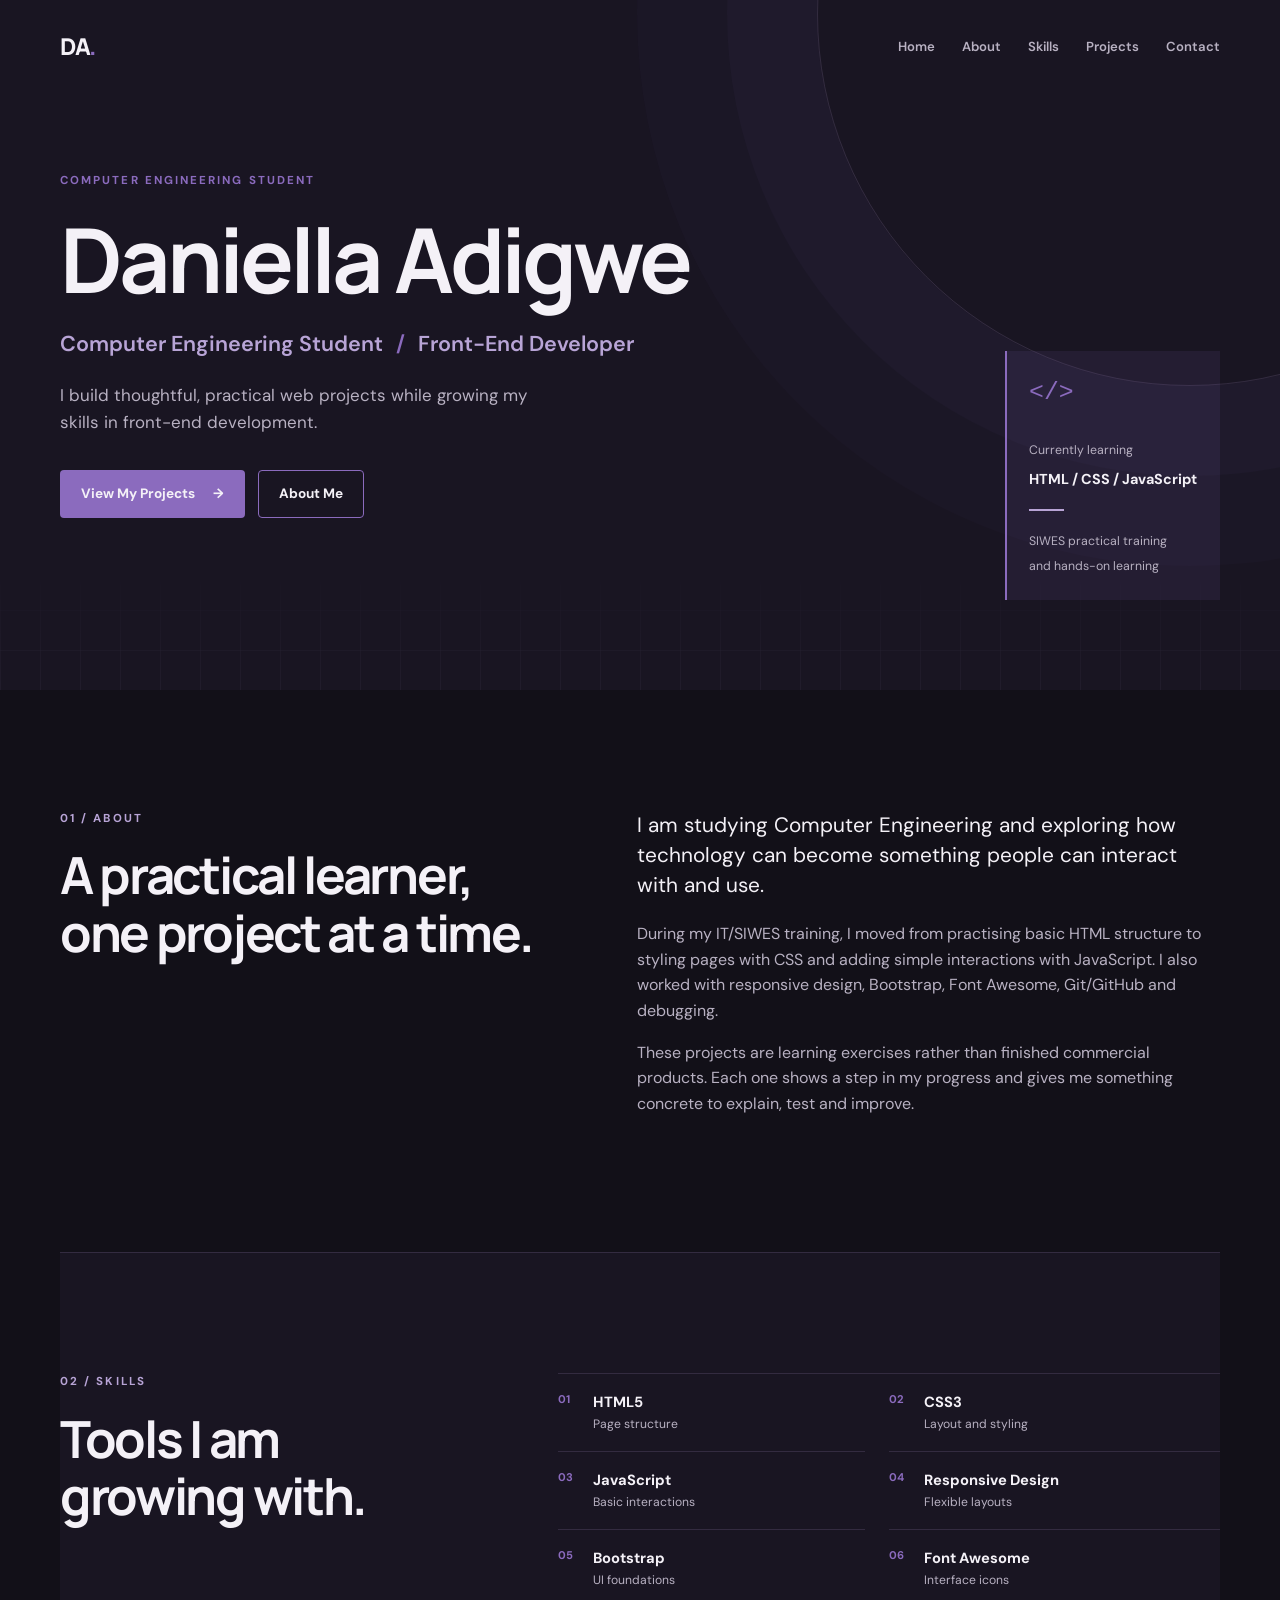
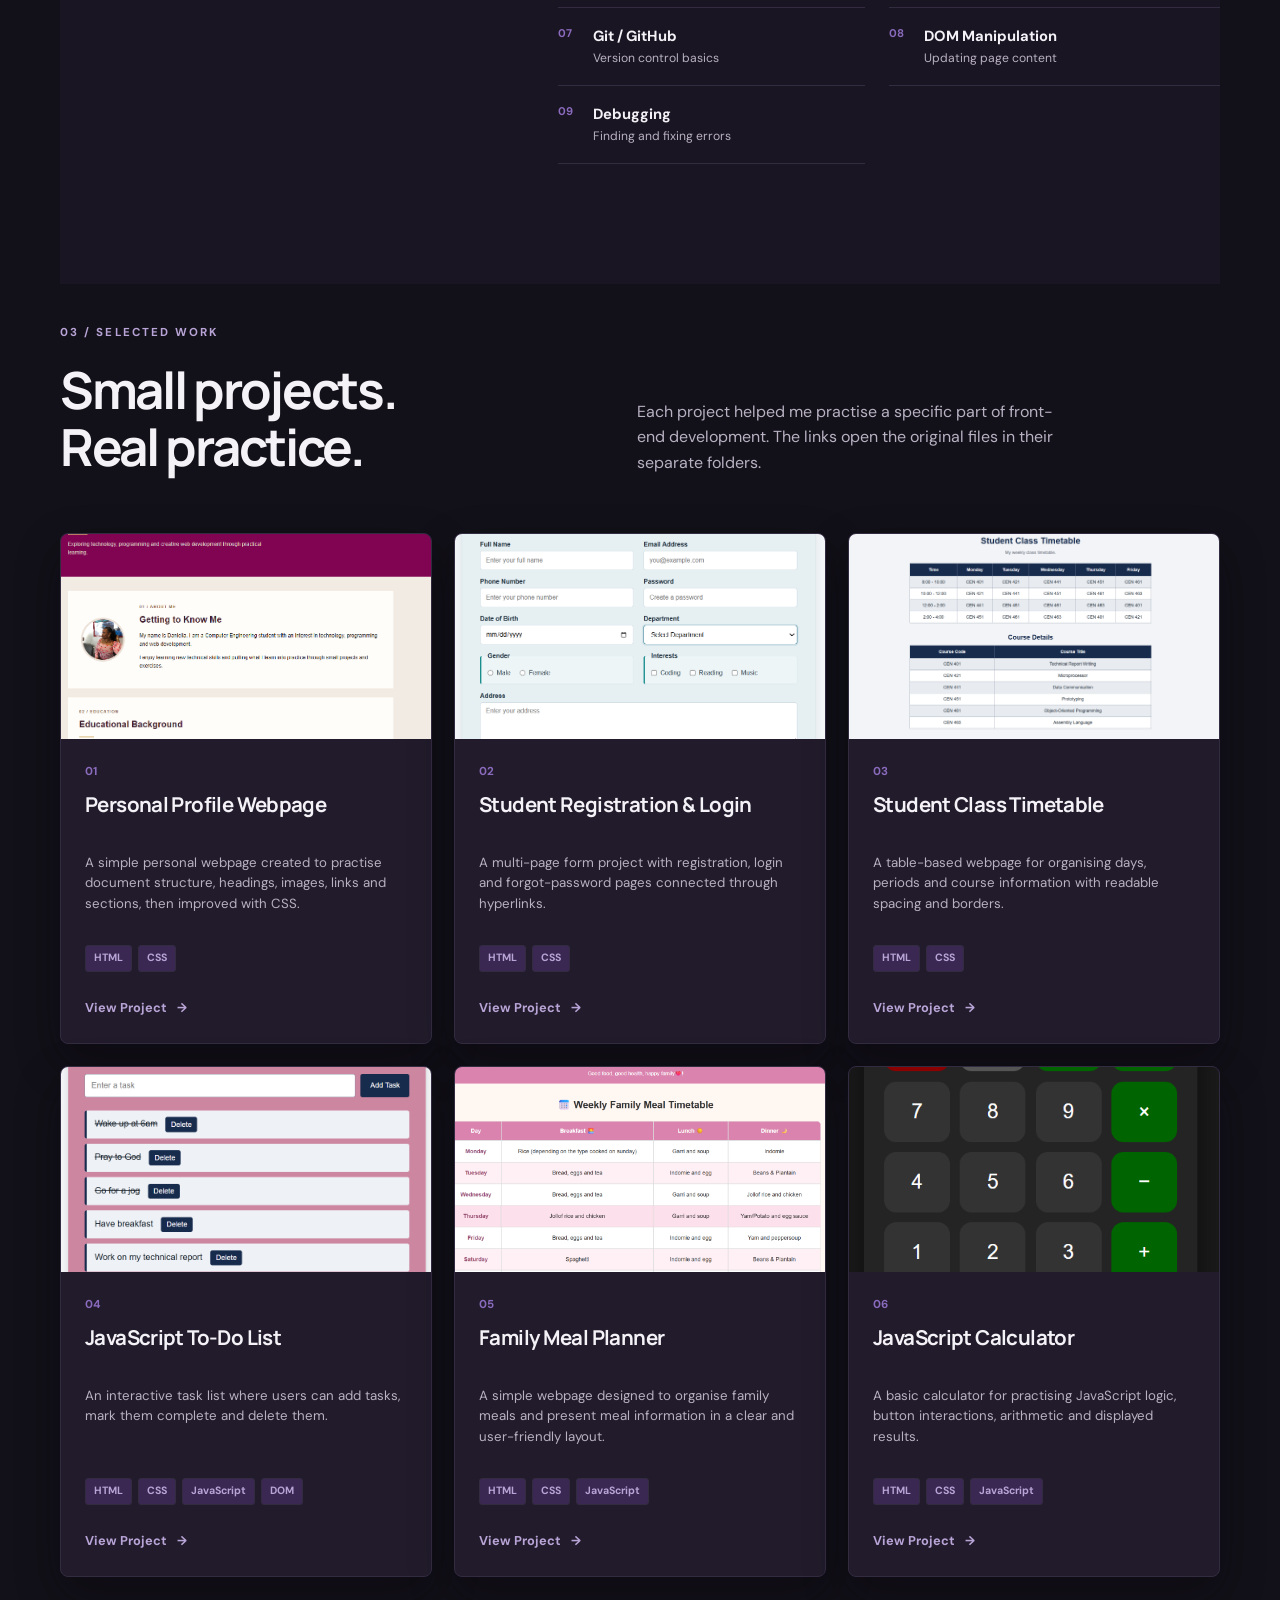
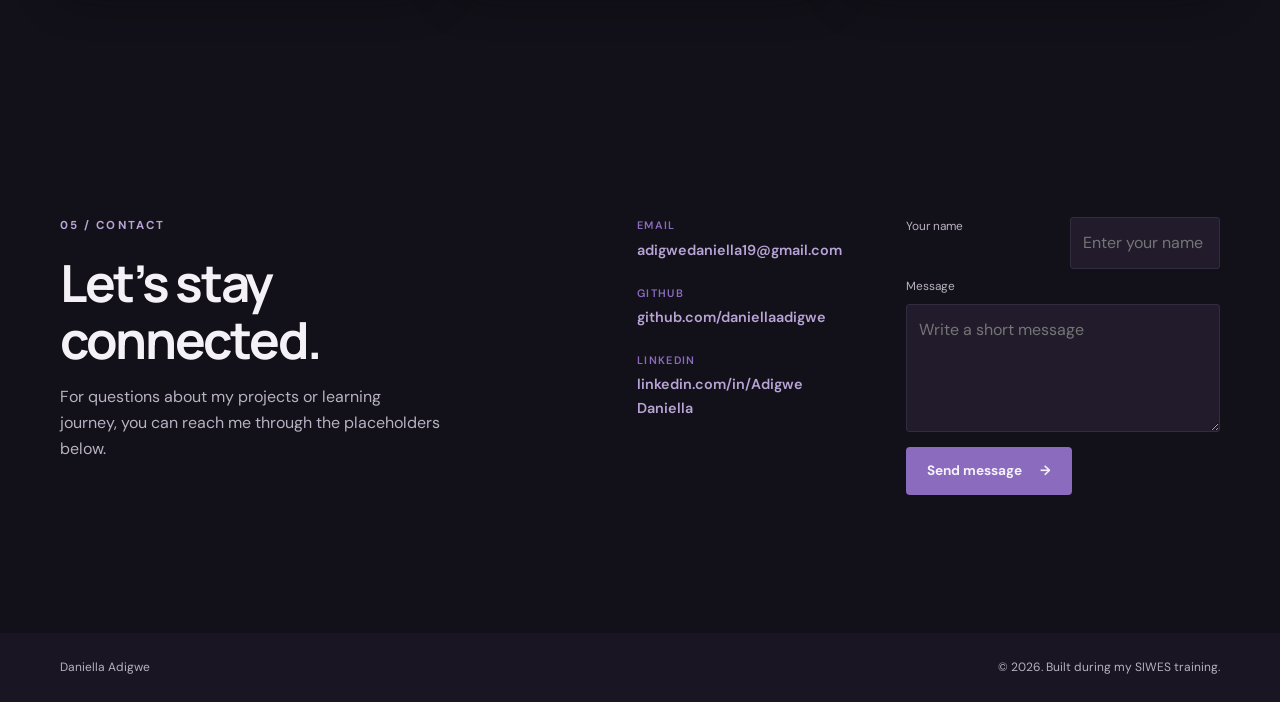
<file: index.html>
<!DOCTYPE html>
<html lang="en">

<head>
    <meta charset="UTF-8">
    <meta name="viewport" content="width=device-width, initial-scale=1.0">
    <meta name="description" content="Portfolio of Daniella Adigwe, a Computer Engineering student and beginner front-end developer.">
    <title>Daniella Adigwe | Computer Engineering Student</title>
    <link rel="preconnect" href="https://fonts.googleapis.com">
    <link rel="preconnect" href="https://fonts.gstatic.com" crossorigin>
    <link href="https://fonts.googleapis.com/css2?family=DM+Sans:wght@400;500;600;700&family=Manrope:wght@600;700;800&display=swap" rel="stylesheet">
    <link rel="stylesheet" href="style.css">
    <script src="script.js" defer></script>
</head>

<body>
    <header class="site-header">
        <nav class="nav-shell" aria-label="Main navigation">
            <a class="brand" href="#home" aria-label="Daniella Adigwe home">DA<span>.</span></a>
            <button class="menu-toggle" type="button" aria-expanded="false" aria-controls="site-menu">
                <span></span><span></span><span></span>
                <span class="sr-only">Open navigation</span>
            </button>
            <div class="site-menu" id="site-menu">
                <a href="#home">Home</a>
                <a href="#about">About</a>
                <a href="#skills">Skills</a>
                <a href="#projects">Projects</a>
                <a href="#contact">Contact</a>
            </div>
        </nav>
    </header>

    <main>
        <section class="hero" id="home">
            <div class="hero-copy reveal">
                <p class="eyebrow">COMPUTER ENGINEERING STUDENT</p>
                <h1>Daniella Adigwe</h1>
                <p class="hero-role">Computer Engineering Student <span>/</span> Front-End Developer</p>
                <p class="hero-intro">I build thoughtful, practical web projects while growing my skills in front-end development.</p>
                <div class="hero-actions">
                    <a class="button button-primary" href="#projects">View My Projects <span>&rarr;</span></a>
                    <a class="button button-secondary" href="#about">About Me</a>
                </div>
            </div>
            <div class="hero-note reveal reveal-delay">
                <div class="hero-mark">&lt;/&gt;</div>
                <p>Currently learning</p>
                <strong>HTML / CSS / JavaScript</strong>
                <span class="note-line"></span>
                <small>SIWES practical training<br>and hands-on learning</small>
            </div>
            <div class="hero-grid" aria-hidden="true"></div>
        </section>

        <section class="section about-section" id="about">
            <div class="section-heading">
                <p class="eyebrow">01 / ABOUT</p>
                <h2>A practical learner,<br>one project at a time.</h2>
            </div>
            <div class="about-content">
                <p class="lead">I am studying Computer Engineering and exploring how technology can become something people can interact with and use.</p>
                <p>During my IT/SIWES training, I moved from practising basic HTML structure to styling pages with CSS and adding simple interactions with JavaScript. I also worked with responsive design, Bootstrap, Font Awesome, Git/GitHub and debugging.</p>
                <p>These projects are learning exercises rather than finished commercial products. Each one shows a step in my progress and gives me something concrete to explain, test and improve.</p>
            </div>
        </section>

        <section class="section skills-section" id="skills">
            <div class="section-heading compact-heading">
                <p class="eyebrow">02 / SKILLS</p>
                <h2>Tools I am<br>growing with.</h2>
            </div>
            <div class="skills-list">
                <div class="skill-item"><span>01</span><strong>HTML5</strong><small>Page structure</small></div>
                <div class="skill-item"><span>02</span><strong>CSS3</strong><small>Layout and styling</small></div>
                <div class="skill-item"><span>03</span><strong>JavaScript</strong><small>Basic interactions</small></div>
                <div class="skill-item"><span>04</span><strong>Responsive Design</strong><small>Flexible layouts</small></div>
                <div class="skill-item"><span>05</span><strong>Bootstrap</strong><small>UI foundations</small></div>
                <div class="skill-item"><span>06</span><strong>Font Awesome</strong><small>Interface icons</small></div>
                <div class="skill-item"><span>07</span><strong>Git / GitHub</strong><small>Version control basics</small></div>
                <div class="skill-item"><span>08</span><strong>DOM Manipulation</strong><small>Updating page content</small></div>
                <div class="skill-item"><span>09</span><strong>Debugging</strong><small>Finding and fixing errors</small></div>
            </div>
        </section>

        <section class="section projects-section" id="projects">
            <div class="projects-intro">
                <div class="section-heading">
                    <p class="eyebrow">03 / SELECTED WORK</p>
                    <h2>Small projects.<br>Real practice.</h2>
                </div>
                <p>Each project helped me practise a specific part of front-end development. The links open the original files in their separate folders.</p>
            </div>
            <div class="project-grid">
                <article class="project-card">
                    <div class="project-image"><img src="./images/personalprofile.png" alt="Personal Profile Webpage screenshot" loading="lazy"></div>
                    <div class="project-body"><p class="project-number">01</p><h3>Personal Profile Webpage</h3><p>A simple personal webpage created to practise document structure, headings, images, links and sections, then improved with CSS.</p><div class="tech-list"><span>HTML</span><span>CSS</span></div><a class="text-link" href="../personal-profile/index.html">View Project <span>&rarr;</span></a></div>
                </article>
                <article class="project-card">
                    <div class="project-image"><img src="./images/registrationform.png" alt="Student Registration and Login Form screenshot" loading="lazy"></div>
                    <div class="project-body"><p class="project-number">02</p><h3>Student Registration &amp; Login</h3><p>A multi-page form project with registration, login and forgot-password pages connected through hyperlinks.</p><div class="tech-list"><span>HTML</span><span>CSS</span></div><a class="text-link" href="../student%20reg%20form/index.html">View Project <span>&rarr;</span></a></div>
                </article>
                <article class="project-card">
                    <div class="project-image"><img src="./images/timetable.png" alt="Student Class Timetable screenshot" loading="lazy"></div>
                    <div class="project-body"><p class="project-number">03</p><h3>Student Class Timetable</h3><p>A table-based webpage for organising days, periods and course information with readable spacing and borders.</p><div class="tech-list"><span>HTML</span><span>CSS</span></div><a class="text-link" href="../student%20website/timetable.html">View Project <span>&rarr;</span></a></div>
                </article>
                <article class="project-card">
                    <div class="project-image"><img src="./images/todolist.png" alt="JavaScript To-Do List screenshot" loading="lazy"></div>
                    <div class="project-body"><p class="project-number">04</p><h3>JavaScript To-Do List</h3><p>An interactive task list where users can add tasks, mark them complete and delete them.</p><div class="tech-list"><span>HTML</span><span>CSS</span><span>JavaScript</span><span>DOM</span></div><a class="text-link" href="../to-do-list/index.html">View Project <span>&rarr;</span></a></div>
                </article>
                <article class="project-card project-card-muted">
                    <div class="project-image"><img src="./images/familymealplanner.png" alt="Family Meal Planner screenshot" loading="lazy"></div>
                    <div class="project-body"><p class="project-number">05</p><h3>Family Meal Planner</h3><p>A simple webpage designed to organise family meals and present meal information in a clear and user-friendly layout.</p><div class="tech-list"><span>HTML</span><span>CSS</span><span>JavaScript</span></div><a class="text-link" href="../family%20meal%20planner/index.html">View Project <span>&rarr;</span></a></div>
                </article>
                <article class="project-card">
                    <div class="project-image"><img src="./images/calculator.png" alt="JavaScript Calculator screenshot" loading="lazy"></div>
                    <div class="project-body"><p class="project-number">06</p><h3>JavaScript Calculator</h3><p>A basic calculator for practising JavaScript logic, button interactions, arithmetic and displayed results.</p><div class="tech-list"><span>HTML</span><span>CSS</span><span>JavaScript</span></div><a class="text-link" href="../calculator/index.html">View Project <span>&rarr;</span></a></div>
                </article>
            </div>
        </section>
        <section class="section contact-section" id="contact">
            <div class="section-heading"><p class="eyebrow">05 / CONTACT</p><h2>Let’s stay<br>connected.</h2><p>For questions about my projects or learning journey, you can reach me through the placeholders below.</p></div>
            <div class="contact-content">
                <div class="contact-links"><a href="mailto:your-email@example.com"><span>Email</span>adigwedaniella19@gmail.com</a><a href="#contact"><span>GitHub</span>github.com/daniellaadigwe</a><a href="#contact"><span>LinkedIn</span>linkedin.com/in/Adigwe Daniella</a></div>
                <form class="contact-form" id="contact-form"><label for="visitor-name">Your name</label><input type="text" id="visitor-name" name="visitor-name" placeholder="Enter your name" required><label for="visitor-message">Message</label><textarea id="visitor-message" name="visitor-message" rows="4" placeholder="Write a short message" required></textarea><button class="button button-primary" type="submit">Send message <span>&rarr;</span></button><p class="form-message" id="form-message" role="status"></p></form>
            </div>
        </section>
    </main>

    <footer class="site-footer"><p>Daniella Adigwe</p><p>&copy; 2026. Built during my SIWES training.</p></footer>
</body>

</html>
</file>
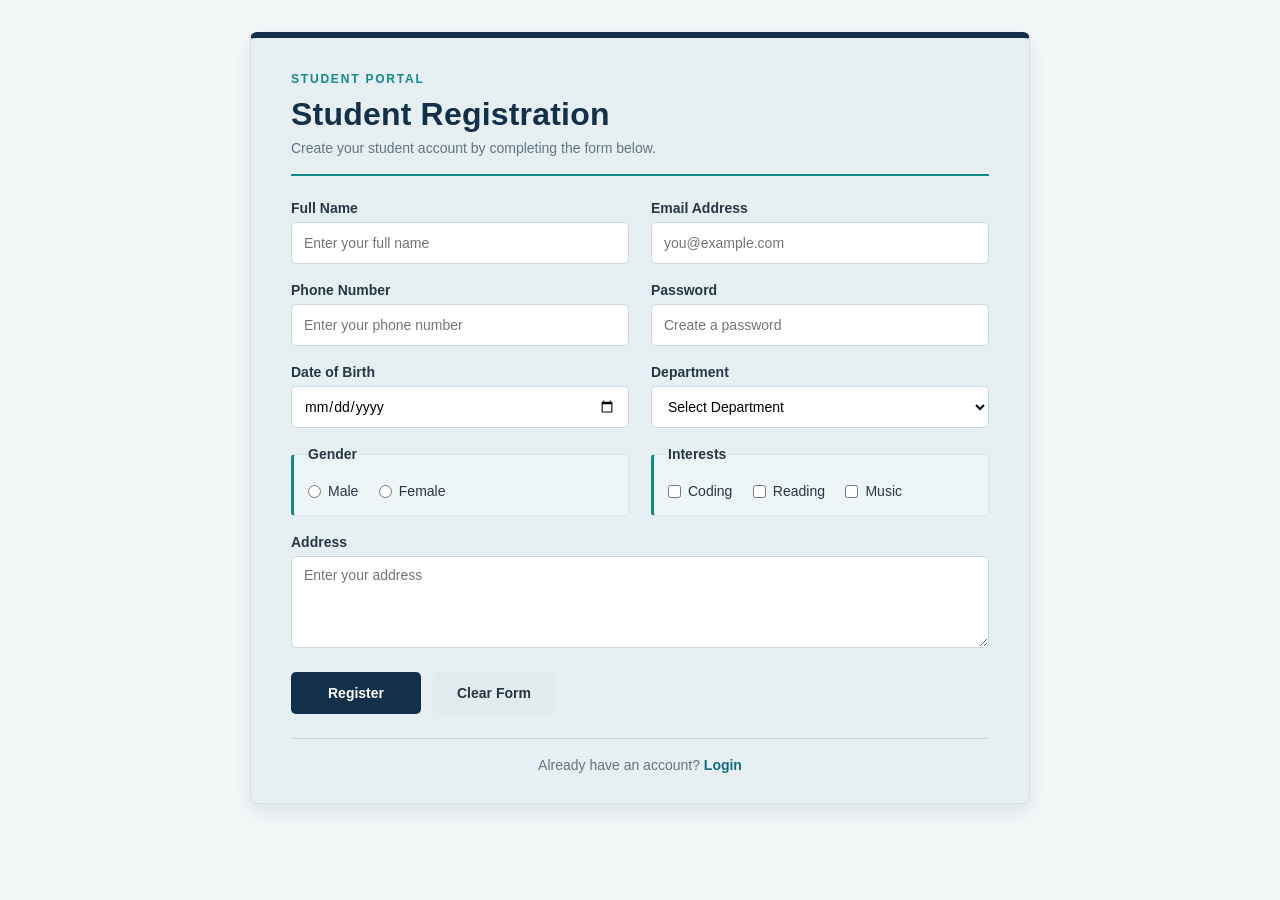
<file: projects/index.html>
<!DOCTYPE html>
<html lang="en">

<head>
    <meta charset="UTF-8">
    <meta name="viewport" content="width=device-width, initial-scale=1.0">
    <title>Student Registration Form</title>
    <link rel="stylesheet" href="style.css">
</head>

<body>
    <main class="page-container">
        <form class="registration-form" action="">
            <div class="form-header">
                <p class="eyebrow">STUDENT PORTAL</p>
                <h1>Student Registration</h1>
                <p class="subtitle">Create your student account by completing the form below.</p>
            </div>

            <div class="form-grid">
                <div class="form-group">
                    <label for="fullname">Full Name</label>
                    <input type="text" id="fullname" name="fullname" placeholder="Enter your full name">
                </div>

                <div class="form-group">
                    <label for="email">Email Address</label>
                    <input type="email" id="email" name="email" placeholder="you@example.com">
                </div>

                <div class="form-group">
                    <label for="phone">Phone Number</label>
                    <input type="tel" id="phone" name="phone" placeholder="Enter your phone number">
                </div>

                <div class="form-group">
                    <label for="password">Password</label>
                    <input type="password" id="password" name="password" placeholder="Create a password">
                </div>

                <div class="form-group">
                    <label for="dob">Date of Birth</label>
                    <input type="date" id="dob" name="dob">
                </div>

                <div class="form-group">
                    <label for="department">Department</label>
                    <select id="department" name="department">
                        <option value="">Select Department</option>
                        <option value="computer-engineering">Computer Engineering</option>
                        <option value="electrical-engineering">Electrical Engineering</option>
                        <option value="mechanical-engineering">Mechanical Engineering</option>
                        <option value="civil-engineering">Civil Engineering</option>
                    </select>
                </div>

                <fieldset class="choice-group">
                    <legend>Gender</legend>
                    <label class="choice-label" for="male">
                        <input type="radio" id="male" name="gender" value="Male">
                        Male
                    </label>
                    <label class="choice-label" for="female">
                        <input type="radio" id="female" name="gender" value="Female">
                        Female
                    </label>
                </fieldset>

                <fieldset class="choice-group">
                    <legend>Interests</legend>
                    <label class="choice-label" for="coding">
                        <input type="checkbox" id="coding" name="interests" value="Coding">
                        Coding
                    </label>
                    <label class="choice-label" for="reading">
                        <input type="checkbox" id="reading" name="interests" value="Reading">
                        Reading
                    </label>
                    <label class="choice-label" for="music">
                        <input type="checkbox" id="music" name="interests" value="Music">
                        Music
                    </label>
                </fieldset>

                <div class="form-group full-width">
                    <label for="address">Address</label>
                    <textarea id="address" name="address" rows="4" placeholder="Enter your address"></textarea>
                </div>
            </div>

            <div class="form-actions">
                <input class="register-button" type="submit" value="Register">
                <input class="clear-button" type="reset" value="Clear Form">
            </div>

            <p class="login-prompt">Already have an account? <a href="login.html">Login</a></p>
        </form>
    </main>
</body>

</html>
</file>
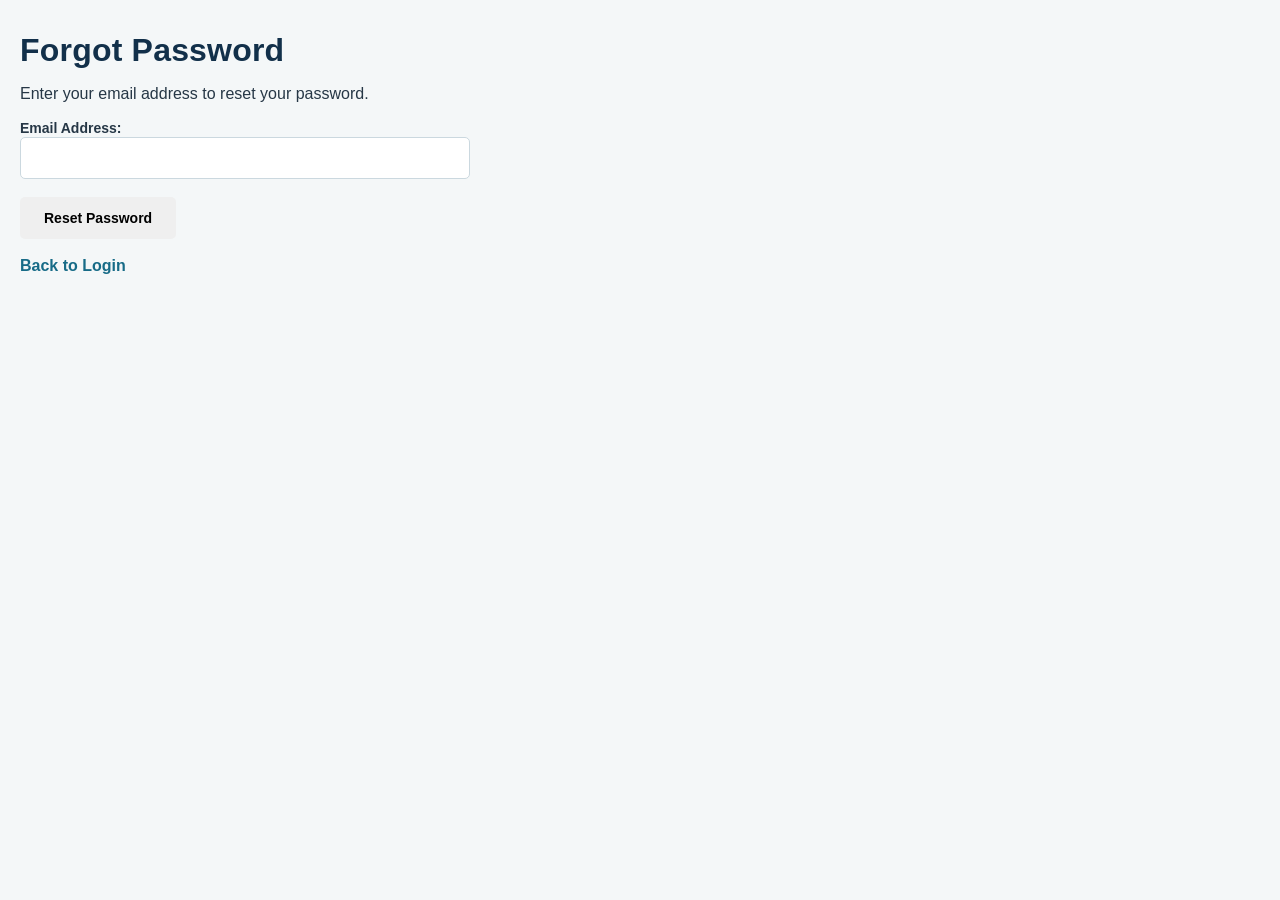
<file: projects/forgot-password.html>
<!DOCTYPE html>
<html lang="en">
<head>
    <meta charset="UTF-8">
    <meta name="viewport" content="width=device-width, initial-scale=1.0">
    <title>Forgot password</title>
    <link rel="stylesheet" href="style.css">
</head>
<body>
    <h1>Forgot Password</h1>

    <p>Enter your email address to reset your password.</p>

    <form action="" class="forgot-form">

        <label for="email">Email Address:</label>
        <input type="email" id="email" name="email">

        <br><br>

        <input type="submit" value="Reset Password">

    </form>

    <br>

    <a href="./login.html">Back to Login</a>

</body>
</html>
</file>
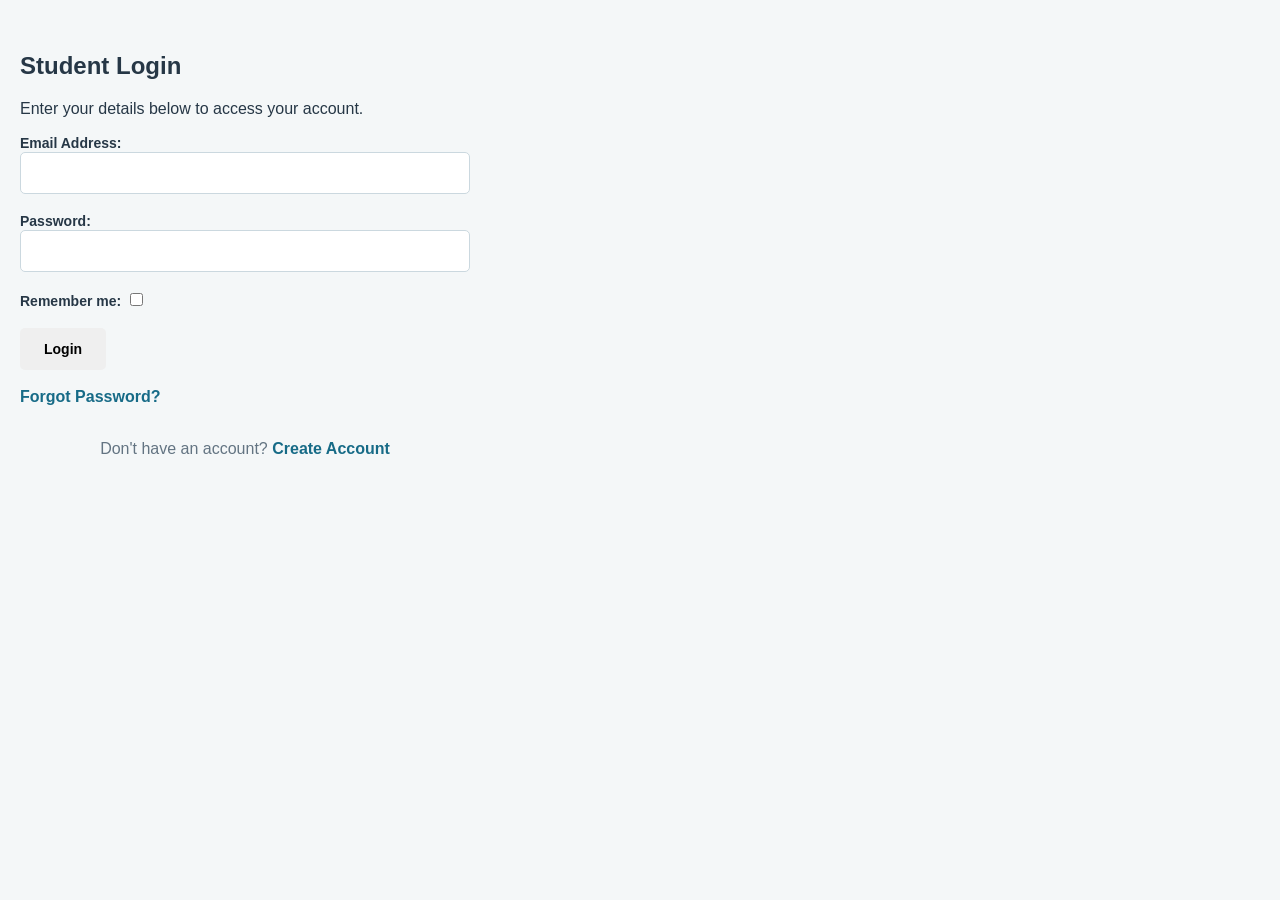
<file: projects/login.html>
<!DOCTYPE html>
<html lang="en">
<head>
    <meta charset="UTF-8">
    <meta name="viewport" content="width=device-width, initial-scale=1.0">
    <title>Log in Form</title>
    <link rel="stylesheet" href="style.css">
</head>
<body>
    <h2>Student Login</h2>

<p>Enter your details below to access your account.</p>

<form action="" class="login-form">

    <label for="login-email">Email Address:</label>
    <input type="email" id="login-email" name="login-email">
 <br><br>
 <label for="login-password">Password:</label>
    <input type="password" id="login-password" name="login-password">
 <br><br>
     <label for="remember">Remember me:</label>
    <input type="checkbox" id="remember" name="remember">
     <br><br>
 <input type="submit" value="Login">
 <br><br>
 <a href="./forgot-password.html">Forgot Password?</a>
<br><br>
 <p>
    Don't have an account?
            <a href="./index.html">Create Account</a>
        </p>
</body>
</html>
</file>
<file: style.css>
:root {
    --ink: #F4F1F7;
    --muted: #B8B1C2;
    --paper: #121018;
    --surface: #191522;
    --card: #211B2B;
    --purple: #3A2852;
    --accent: #8B6BBE;
    --lavender: #B8A4D6;
    --line: #332B40;
    --shadow: 0 18px 45px rgba(5, 3, 10, 0.3);
}


* { box-sizing: border-box; }
html { scroll-behavior: smooth; }
body { margin: 0; color: var(--ink); background: var(--paper); font-family: "DM Sans", sans-serif; line-height: 1.6; }
a { color: inherit; text-decoration: none; }
button, input, textarea { font: inherit; }
.sr-only { position: absolute; width: 1px; height: 1px; padding: 0; margin: -1px; overflow: hidden; clip: rect(0, 0, 0, 0); white-space: nowrap; border: 0; }

.site-header { position: absolute; z-index: 5; width: 100%; top: 0; }
.nav-shell { width: min(1160px, calc(100% - 64px)); margin: 0 auto; display: flex; align-items: center; justify-content: space-between; padding: 28px 0; }
.brand { color: var(--ink); font-family: Manrope, sans-serif; font-size: 1.45rem; font-weight: 800; letter-spacing: -.06em; }
.brand span { color: var(--accent); }
.site-menu { display: flex; gap: 27px; align-items: center; }
.site-menu a { color: var(--muted); font-size: .82rem; font-weight: 600; transition: color .2s ease; }
.site-menu a:hover, .site-menu a:focus { color: var(--lavender); }
.menu-toggle { display: none; border: 0; background: transparent; padding: 5px; }
.menu-toggle span:not(.sr-only) { display: block; width: 25px; height: 2px; margin: 5px; background: var(--ink); }

.hero { position: relative; min-height: 690px; overflow: hidden; display: flex; align-items: center; padding: 130px max(32px, calc((100% - 1160px) / 2)); color: var(--ink); background: var(--surface); }
.hero::before { position: absolute; content: ""; width: 58vw; height: 58vw; right: -22vw; top: -28vw; border: 1px solid rgba(184,164,214,.16); border-radius: 50%; box-shadow: 0 0 0 90px rgba(139,107,190,.035), 0 0 0 180px rgba(139,107,190,.025); }
.hero-copy { position: relative; z-index: 1; width: min(720px, 100%); }
.eyebrow { margin: 0 0 18px; color: var(--lavender); font-size: .72rem; font-weight: 700; letter-spacing: .18em; }
.hero .eyebrow { color: var(--accent); }
h1, h2, h3 { margin: 0; font-family: Manrope, sans-serif; line-height: 1.12; letter-spacing: -.045em; }
h1 { max-width: 760px; font-size: clamp(3.2rem, 7vw, 6.5rem); }
h1 em { color: var(--lavender); font-style: normal; }
.hero-role { margin: 18px 0 0; color: var(--lavender); font-size: clamp(1rem, 2vw, 1.35rem); font-weight: 600; }
.hero-role span { margin: 0 8px; color: var(--accent); }
.hero-intro { max-width: 510px; margin: 20px 0 34px; color: var(--muted); font-size: 1.06rem; }
.hero-actions { display: flex; flex-wrap: wrap; gap: 13px; }
.button { display: inline-flex; align-items: center; justify-content: center; gap: 18px; min-height: 48px; padding: 12px 20px; border: 1px solid transparent; border-radius: 4px; cursor: pointer; font-size: .85rem; font-weight: 700; transition: transform .2s ease, background .2s ease, border-color .2s ease; }
.button:hover { transform: translateY(-2px); }
.button-primary { background: var(--accent); color: var(--ink); }
.button-primary:hover { background: var(--lavender); }
.button-secondary { border-color: var(--accent); color: var(--ink); }
.button-secondary:hover { border-color: var(--lavender); color: var(--lavender); }
.hero-note { position: absolute; z-index: 1; right: max(32px, calc((100% - 1160px) / 2)); bottom: 90px; width: 215px; padding: 22px; border-left: 2px solid var(--accent); background: rgba(139,107,190,.1); }
.hero-mark { margin-bottom: 28px; color: var(--accent); font-family: monospace; font-size: 1.55rem; }
.hero-note p, .hero-note small { margin: 0; color: var(--muted); font-size: .77rem; }
.hero-note strong { display: block; margin: 7px 0 18px; font-size: .9rem; }
.note-line { display: block; width: 35px; height: 2px; margin-bottom: 16px; background: var(--lavender); }
.hero-grid { position: absolute; inset: auto 0 0; height: 120px; opacity: .13; background-image: linear-gradient(rgba(184,164,214,.4) 1px, transparent 1px), linear-gradient(90deg, rgba(184,164,214,.4) 1px, transparent 1px); background-size: 40px 40px; mask-image: linear-gradient(transparent, #000); }

.section { width: min(1160px, calc(100% - 64px)); margin: 0 auto; padding: 120px 0; }
.about-section, .projects-intro, .contact-section { display: grid; grid-template-columns: .9fr 1.1fr; gap: 100px; }
.section-heading h2 { font-size: clamp(2.3rem, 4vw, 4rem); }
.about-content { max-width: 600px; }
.about-content p { color: var(--muted); }
.about-content .lead { margin-top: 0; color: var(--ink); font-size: 1.3rem; line-height: 1.45; }

.skills-section { display: grid; grid-template-columns: .75fr 1.25fr; gap: 100px; border-top: 1px solid var(--line); background: var(--surface); }
.skills-list { display: grid; grid-template-columns: 1fr 1fr; border-top: 1px solid var(--line); }
.skill-item { display: grid; grid-template-columns: 35px 1fr; padding: 17px 0; border-bottom: 1px solid var(--line); }
.skill-item:nth-child(odd) { margin-right: 24px; }
.skill-item span { color: var(--accent); font-size: .7rem; font-weight: 700; }
.skill-item strong { font-size: .92rem; }
.skill-item small { grid-column: 2; color: var(--muted); font-size: .76rem; }

.projects-section { padding-top: 40px; }
.projects-intro { align-items: end; margin-bottom: 58px; }
.projects-intro > p { max-width: 430px; margin: 0; color: var(--muted); }
.project-grid { display: grid; grid-template-columns: repeat(3, 1fr); gap: 22px; }
.project-card { overflow: hidden; border: 1px solid var(--line); border-radius: 8px; background: var(--card); box-shadow: var(--shadow); transition: transform .25s ease, border-color .25s ease, box-shadow .25s ease; }
.project-card:hover { transform: translateY(-5px); border-color: var(--accent); box-shadow: 0 22px 55px rgba(5,3,10,.4); }
.project-card-muted { opacity: 1; }
.project-image { position: relative; height: 205px; overflow: hidden; display: grid; place-items: center; background: var(--purple); }
.project-image img { position: absolute; z-index: 1; width: 100%; height: 100%; object-fit: cover; font-size: .7rem; opacity: 1; }
.project-image span { position: relative; color: var(--lavender); font-size: .67rem; font-weight: 700; letter-spacing: .12em; }
.project-body { padding: 24px; }
.project-number { margin: 0 0 11px; color: var(--accent); font-size: .72rem; font-weight: 700; }
.project-body h3 { min-height: 45px; font-size: 1.28rem; letter-spacing: -.03em; }
.project-body > p:not(.project-number) { min-height: 77px; margin: 15px 0; color: var(--muted); font-size: .83rem; line-height: 1.55; }
.tech-list { display: flex; flex-wrap: wrap; gap: 6px; margin-bottom: 22px; }
.tech-list span { padding: 4px 8px; border: 1px solid var(--line); border-radius: 3px; color: var(--lavender); background: var(--purple); font-size: .66rem; font-weight: 700; }
.text-link { color: var(--lavender); font-size: .8rem; font-weight: 700; }
.text-link span { margin-left: 7px; transition: margin .2s ease; }
.text-link:hover span { margin-left: 12px; }
.text-link-disabled { color: var(--muted); cursor: not-allowed; font-size: .72rem; }

.contact-section { padding-bottom: 130px; }
.contact-section .section-heading > p:last-child { max-width: 380px; color: var(--muted); }
.contact-content { display: grid; grid-template-columns: .8fr 1.2fr; gap: 60px; }
.contact-links { display: flex; flex-direction: column; gap: 23px; }
.contact-links a { color: var(--lavender); font-size: .9rem; font-weight: 600; }
.contact-links span { display: block; margin-bottom: 4px; color: var(--accent); font-size: .68rem; letter-spacing: .12em; text-transform: uppercase; }
.contact-form { display: grid; grid-template-columns: 1fr 1fr; gap: 8px 14px; }
.contact-form label { color: var(--muted); font-size: .74rem; }
.contact-form input, .contact-form textarea { width: 100%; padding: 12px; border: 1px solid var(--line); border-radius: 3px; outline: 0; background: var(--card); color: var(--ink); }
.contact-form input:focus, .contact-form textarea:focus { border-color: var(--accent); }
.contact-form textarea, .contact-form button, .form-message { grid-column: 1 / -1; }
.contact-form textarea { resize: vertical; }
.contact-form button { justify-self: start; margin-top: 7px; }
.form-message { margin: 0; color: var(--lavender); font-size: .8rem; }
.site-footer { display: flex; justify-content: space-between; padding: 25px max(32px, calc((100% - 1160px) / 2)); color: var(--muted); background: var(--surface); font-size: .75rem; }
.site-footer p { margin: 0; }

.reveal { animation: rise .8s ease both; }
.reveal-delay { animation-delay: .15s; }
@keyframes rise { from { opacity: 0; transform: translateY(15px); } to { opacity: 1; transform: translateY(0); } }

@media (max-width: 900px) {
    .site-menu { gap: 14px; }
    .hero-note { display: none; }
    .project-grid { grid-template-columns: 1fr 1fr; }
    .workflow { flex-wrap: wrap; justify-content: flex-start; gap: 18px; }
    .workflow i { display: none; }
}

@media (max-width: 650px) {
    .nav-shell, .section { width: min(100% - 40px, 1160px); }
    .nav-shell { padding-top: 20px; }
    .menu-toggle { display: block; }
    .site-menu { position: absolute; top: 70px; right: 20px; left: 20px; display: none; flex-direction: column; align-items: stretch; gap: 0; padding: 12px 18px; border: 1px solid var(--line); background: var(--card); box-shadow: var(--shadow); }
    .site-menu.is-open { display: flex; }
    .site-menu a { padding: 10px 0; color: var(--ink); border-bottom: 1px solid var(--line); }
    .site-menu a:last-child { border-bottom: 0; }
    .hero { min-height: 650px; padding: 110px 20px 80px; }
    h1 { font-size: clamp(2.9rem, 14vw, 4.2rem); }
    .section { padding-top: 78px; padding-bottom: 78px; }
    .about-section, .skills-section, .projects-intro, .contact-section, .contact-content { grid-template-columns: 1fr; gap: 38px; }
    .skills-list, .project-grid { grid-template-columns: 1fr; }
    .skill-item:nth-child(odd) { margin-right: 0; }
    .project-body > p:not(.project-number), .project-body h3 { min-height: 0; }
    .contact-form { grid-template-columns: 1fr; }
    .contact-form textarea, .contact-form button, .form-message { grid-column: auto; }
    .site-footer { flex-direction: column; gap: 5px; padding: 24px 20px; }
}

@media (prefers-reduced-motion: reduce) { *, *::before, *::after { scroll-behavior: auto !important; animation: none !important; transition: none !important; } }
</file>
<file: projects/style.css>
/* Basic page colours and typography */
:root {
    --navy: #12304a;
    --blue: #176b87;
    --teal: #138a8a;
    --text: #263746;
    --muted: #637482;
    --border: #cbd8df;
    --background: #f4f7f8;
    --soft-blue: #edf5f7;
}

* {
    box-sizing: border-box;
}

body {
    font-family: Arial, sans-serif;
    background-color: var(--background);
    color: var(--text);
    margin: 0;
    padding: 32px 20px;
}

/* The card stays centred and does not become too wide on large screens. */
.page-container {
    max-width: 780px;
    margin: 0 auto;
}

.registration-form {
    background-color: #e6f0f3;
    padding: 34px 40px 30px;
    border: 1px solid #d5e0e5;
    border-top: 6px solid var(--navy);
    border-radius: 7px;
    box-shadow: 0 8px 20px rgba(18, 48, 74, 0.1);
}

.form-header {
    border-bottom: 2px solid var(--teal);
    margin-bottom: 24px;
    padding-bottom: 18px;
}

.eyebrow {
    color: var(--teal);
    font-size: 12px;
    font-weight: bold;
    letter-spacing: 1.8px;
    margin: 0 0 10px;
}

h1 {
    color: var(--navy);
    font-size: 32px;
    letter-spacing: 0.2px;
    margin: 0 0 7px;
}

.subtitle,
.login-prompt {
    color: var(--muted);
    font-size: 14px;
    margin: 0;
}

/* Two columns on wider screens keep the form balanced. */
.form-grid {
    display: grid;
    grid-template-columns: 1fr 1fr;
    gap: 18px 22px;
}

.form-group {
    display: flex;
    flex-direction: column;
}

label,
legend {
    color: var(--text);
    font-size: 14px;
    font-weight: bold;
    margin-bottom: 6px;
}

input[type="text"],
input[type="email"],
input[type="tel"],
input[type="password"],
input[type="date"],
select,
textarea {
    width: 100%;
    min-height: 42px;
    padding: 10px 12px;
    border: 1px solid var(--border);
    border-radius: 5px;
    font: inherit;
    font-size: 14px;
    background-color: #ffffff;
}

input:focus,
select:focus,
textarea:focus {
    outline: none;
    border-color: var(--blue);
    box-shadow: 0 0 0 3px rgba(31, 111, 139, 0.12);
}

.choice-group {
    background-color: var(--soft-blue);
    border: 1px solid #d8e6ea;
    border-left: 3px solid var(--teal);
    border-radius: 4px;
    margin: 0;
    padding: 12px 14px 13px;
}

.choice-group legend {
    padding: 0;
}

.choice-label {
    display: inline-flex;
    align-items: center;
    font-weight: normal;
    margin: 3px 16px 0 0;
}

.choice-label input {
    accent-color: var(--blue);
    margin: 0 7px 0 0;
}

.full-width {
    grid-column: 1 / -1;
}

textarea {
    min-height: 92px;
    resize: vertical;
}

.form-actions {
    display: flex;
    gap: 12px;
    margin-top: 24px;
}

input[type="submit"],
input[type="reset"] {
    border: 0;
    border-radius: 5px;
    font-size: 14px;
    font-weight: bold;
    min-height: 42px;
    padding: 10px 24px;
    cursor: pointer;
}

.register-button {
    background-color: var(--navy);
    color: #ffffff;
    min-width: 130px;
}

.clear-button {
    background-color: #e3ebef;
    color: var(--text);
}

.register-button:hover {
    background-color: var(--blue);
}

.clear-button:hover {
    background-color: #d4e0e6;
}

.login-prompt {
    border-top: 1px solid var(--border);
    margin-top: 24px;
    padding-top: 18px;
    text-align: center;
}

a {
    color: var(--blue);
    font-weight: 600;
    text-decoration: none;
}

a:hover {
    text-decoration: underline;
}

/* Login and Forgot Password Pages */
.login-form,
.forgot-form {
    max-width: 450px;
}

.login-form p,
.forgot-form p {
    text-align: center;
    color: var(--muted);
}

.form-links {
    text-align: center;
    margin-top: 20px;
}

/* On small screens, stack each field in one easy-to-read column. */
@media (max-width: 650px) {
    body {
        padding: 20px 12px;
    }

    .registration-form {
        padding: 28px 20px 24px;
    }

    h1 {
        font-size: 27px;
    }

    .form-grid {
        grid-template-columns: 1fr;
    }

    .full-width {
        grid-column: auto;
    }

    .form-actions {
        flex-direction: column;
    }
}

/* Keep the form clean and readable when it is printed in an A4 report. */
@media print {
    @page {
        size: A4;
        margin: 16mm;
    }

    body {
        background-color: #ffffff;
        padding: 0;
    }

    .page-container {
        max-width: none;
    }

    .registration-form {
        border: 1px solid #9fb5c0;
        border-top: 6px solid var(--navy);
        border-radius: 0;
        box-shadow: none;
        padding: 24px 28px;
        -webkit-print-color-adjust: exact;
        print-color-adjust: exact;
    }

    input,
    select,
    textarea {
        print-color-adjust: exact;
    }
}
</file>
